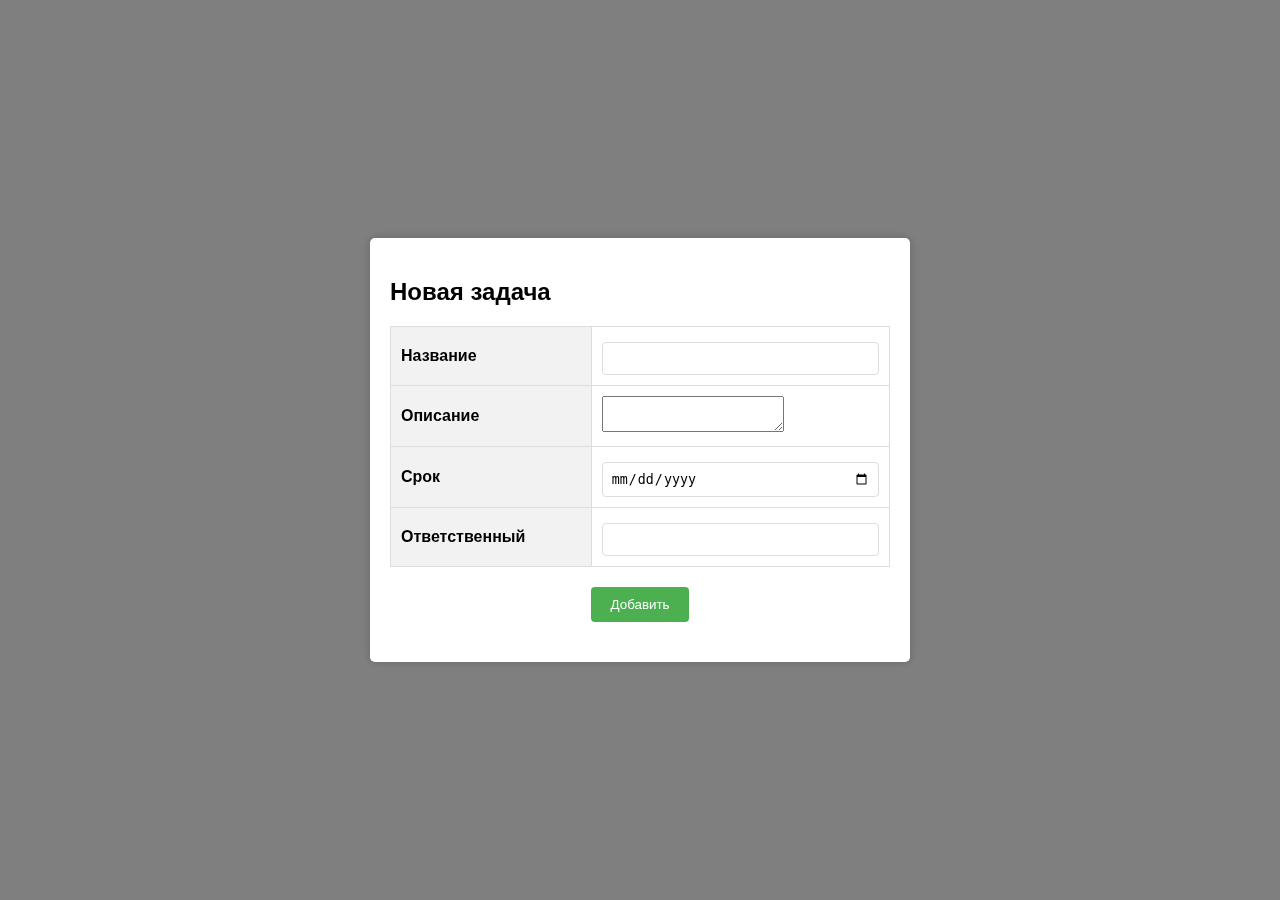
<file: Web/Web/Task Manager/AddTask/add_task_index.html>
<!DOCTYPE html>
<html>
<head>
  <title>Новая задача</title>
  <link rel="stylesheet" href="add_task_style.css">
</head>
<body>
  <div class="modal" id="modal">
    <div class="modal-content">
      <h2>Новая задача</h2>
      <table>
        <tr>
          <th>Название</th>
          <td><input type="text" id="task-name"></td>
        </tr>
        <tr>
          <th>Описание</th>
          <td><textarea id="task-description"></textarea></td>
        </tr>
        <tr>
          <th>Срок</th>
          <td><input type="date" id="task-deadline"></td>
        </tr>
        <tr>
          <th>Ответственный</th>
          <td><input type="text" id="task-responsible"></td>
        </tr>
      </table>
      <button class="add-button" id="add-task">Добавить</button>
    </div>
  </div>

  <script src="add_task_script.js"></script>

</body>
</html>
</file>
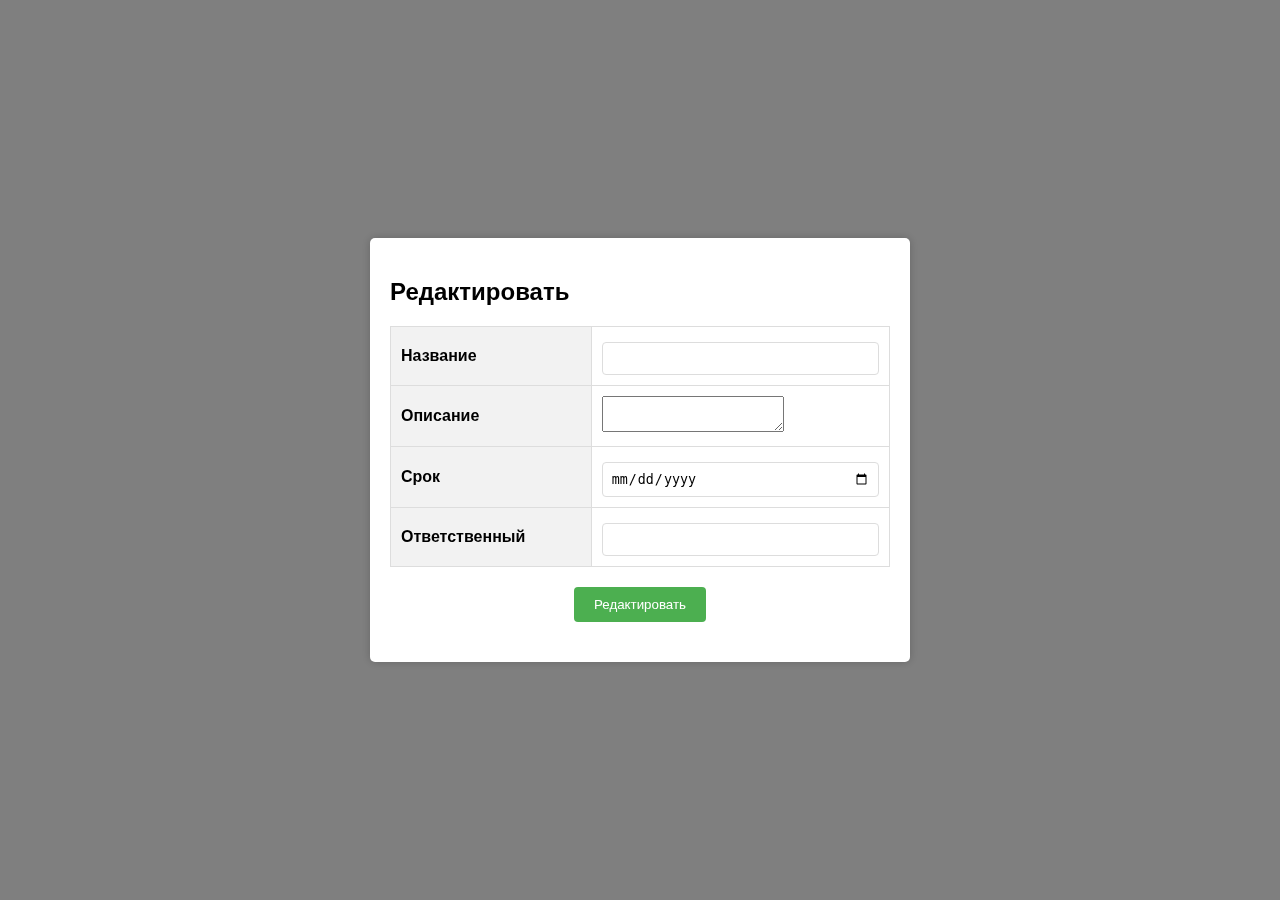
<file: Web/Web/Task Manager/RedactTask/redact_task_index.html>
<!DOCTYPE html>
<html>
<head>
  <title>Редактировать</title>
  <link rel="stylesheet" href="redact_task_style.css">
</head>
<body>
  <div class="modal" id="modal">
    <div class="modal-content">
      <h2>Редактировать</h2>
      <table>
        <tr>
          <th>Название</th>
          <td><input type="text" id="task-name"></td>
        </tr>
        <tr>
          <th>Описание</th>
          <td><textarea id="task-description"></textarea></td>
        </tr>
        <tr>
          <th>Срок</th>
          <td><input type="date" id="task-deadline"></td>
        </tr>
        <tr>
          <th>Ответственный</th>
          <td><input type="text" id="task-responsible"></td>
        </tr>
      </table>
      <button class="red-button" id="red-task">Редактировать</button>
    </div>
  </div>

  <script src="redact_task_script.js"></script>

</body>
</html>
</file>
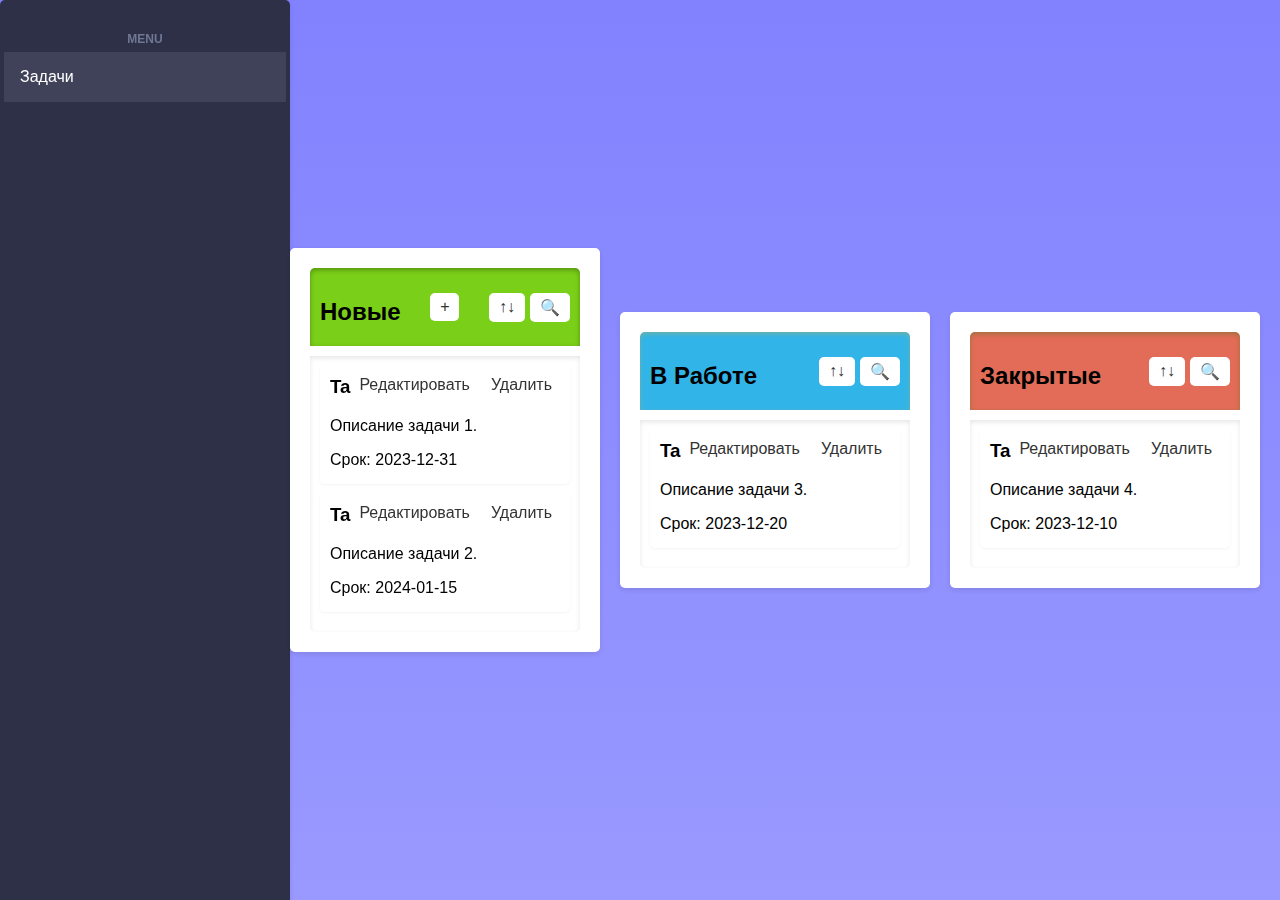
<file: Web/Web/Task Manager/TasksBoard/task_index.html>
<!DOCTYPE html>
<html>
<head>
  <title>Task Board</title>
  <link rel="stylesheet" href="task_style.css">
</head>
<body>

  <div class="sidebar">
    <h3>Menu</h3>
    <nav class="menu">
      <a href="#" class="menu-item is-active">Задачи</a>
    </nav>
  </div>

  <div class="container">
    <div class="column" id="todo">
      <div class="header">
        <h2>Новые</h2>
        <button id="add-task-button">+</button> 
        <div class="actions">
          <button class="sort-button">↑↓</button>
          <button class="filter-button">🔍</button>
        </div>
      </div>
        <div class="task-area">
          <div class="task" draggable="true">
            <h3>Task 1</h3>
            <p>Описание задачи 1.</p>
            <p>Срок: 2023-12-31</p>
            <div class="actions">
              <button class="edit-task-button">Редактировать</button>
              <button class="delete-task-button">Удалить</button>
            </div>
          </div>
          <div class="task" draggable="true">
            <h3>Task 2</h3>
            <p>Описание задачи 2.</p>
            <p>Срок: 2024-01-15</p>
            <div class="actions">
              <button class="edit-task-button">Редактировать</button>
              <button class="delete-task-button">Удалить</button>
            </div>
          </div>
        </div>
      </div>
  
      <div class="column" id="inprogress">
        <div class="header">
          <h2>В Работе</h2>
          <div class="actions">
            <button class="sort-button">↑↓</button>
            <button class="filter-button">🔍</button>
          </div>
        </div>
        <div class="task-area">
          <div class="task" draggable="true">
            <h3>Task 3</h3>
            <p>Описание задачи 3.</p>
            <p>Срок: 2023-12-20</p>
            <div class="actions">
              <button class="edit-task-button">Редактировать</button>
              <button class="delete-task-button">Удалить</button>
            </div>
          </div>
        </div>
      </div>

      <div class="column" id="done">
        <div class="header">
          <h2>Закрытые</h2>
          <div class="actions">
            <button class="sort-button">↑↓</button>
            <button class="filter-button">🔍</button>
          </div>
        </div>
        <div class="task-area">
          <div class="task" draggable="true">
            <h3>Task 4</h3>
            <p>Описание задачи 4.</p>
            <p>Срок: 2023-12-10</p>
            <div class="actions">
              <button class="edit-task-button">Редактировать</button>
              <button class="delete-task-button">Удалить</button>
            </div>
          </div>
        </div>
      </div>
    </div>
    <script src="task_script.js"></script>
</body>
</html>
</file>
<file: Web/Web/Task Manager/AddTask/add_task_style.css>
body {
    margin: 0;
    padding: 0;
    font-family: 'Arial', sans-serif;
  }
  
  .modal {
    position: fixed;
    top: 0;
    left: 0;
    width: 100%;
    height: 100%;
    background-color: rgba(0, 0, 0, 0.5);
    display: flex;
    justify-content: center;
    align-items: center;
    z-index: 100;
    display: none;
  }
  
  .modal-content {
    background-color: #fff;
    padding: 20px;
    border-radius: 5px;
    box-shadow: 0 0 10px rgba(0, 0, 0, 0.2);
    width: 500px;
  }
  
  .modal-content table {
    width: 100%;
    border-collapse: collapse;
    margin-top: 20px;
  }
  
  .modal-content th, .modal-content td {
    padding: 10px;
    text-align: left;
    border: 1px solid #ddd;
  }
  
  .modal-content th {
    background-color: #f2f2f2;
  }
  
  .modal-content input {
    width: 100%;
    padding: 8px;
    margin-top: 5px;
    border: 1px solid #ddd;
    border-radius: 4px;
    box-sizing: border-box;
  }
  
  .add-button {
    display: block;
    margin: 20px auto;
    padding: 10px 20px;
    background-color: #4CAF50;
    color: white;
    border: none;
    border-radius: 4px;
    cursor: pointer;
  }
</file>
<file: Web/Web/Task Manager/RedactTask/redact_task_style.css>
body {
    margin: 0;
    padding: 0;
    font-family: 'Arial', sans-serif;
  }
  
  .modal {
    position: fixed;
    top: 0;
    left: 0;
    width: 100%;
    height: 100%;
    background-color: rgba(0, 0, 0, 0.5);
    display: flex;
    justify-content: center;
    align-items: center;
    z-index: 100;
    display: none;
  }
  
  .modal-content {
    background-color: #fff;
    padding: 20px;
    border-radius: 5px;
    box-shadow: 0 0 10px rgba(0, 0, 0, 0.2);
    width: 500px;
  }
  
  .modal-content table {
    width: 100%;
    border-collapse: collapse;
    margin-top: 20px;
  }
  
  .modal-content th, .modal-content td {
    padding: 10px;
    text-align: left;
    border: 1px solid #ddd;
  }
  
  .modal-content th {
    background-color: #f2f2f2;
  }
  
  .modal-content input {
    width: 100%;
    padding: 8px;
    margin-top: 5px;
    border: 1px solid #ddd;
    border-radius: 4px;
    box-sizing: border-box;
  }
  
  .red-button {
    display: block;
    margin: 20px auto;
    padding: 10px 20px;
    background-color: #4CAF50;
    color: white;
    border: none;
    border-radius: 4px;
    cursor: pointer;
  }
</file>
<file: Web/Web/Task Manager/TasksBoard/task_style.css>
body {
  font-family: 'Arial', sans-serif;
  display: flex;
  min-height: 100vh;
  margin: 0;
  background: linear-gradient(to bottom, #8282ff, #9999ff);
}

.sidebar {
  background-color: #2e3047;
  width: 250px;
  padding: 20px;
  border-radius: 5px;
  box-shadow: 0 2px 5px rgba(0, 0, 0, 0.1);
  height: 100vh;
  position: fixed;
  top: 0;
  left: 0;
}

.sidebar h3 {
  color: #707793;
  font-size: 0.75rem;
  text-transform: uppercase;
  margin-bottom: 0.5em;
  text-align: center;
}

.sidebar .menu {
  margin: 0 -1rem;
}

.sidebar .menu .menu-item {
  display: block;
  padding: 1em;
  color: #FFF;
  text-decoration: none;
  transition: 0.2s linear;
}

.sidebar .menu .menu-item.is-active {
  background-color: #3f4259;
}

.container {
  display: flex;
  justify-content: center;
  align-items: center;
  gap: 20px;
  margin-left: 270px; /* Ширина боковой панели + отступ */
  padding: 20px;
  width: 80%; 
}

.column {
  background-color: #fff;
  padding: 20px;
  border-radius: 5px;
  min-width: 250px;
  box-shadow: 0 2px 5px rgba(0, 0, 0, 0.1);
  gap: 20px;
  flex: 1; /* Равномерное распределение пространства между колонками */
  position: relative;
}

.column h2 {
  margin-bottom: 10px;
  text-align: center;
}
.column .header {
  background-color: #f0f0f0;
  padding: 10px;
  border-radius: 5px 5px 0 0;
  margin-bottom: 10px;
  display: flex;
  justify-content: space-between;
  align-items: center;
}

.column .header button {
  background-color: #fff;
  border: none;
  padding: 5px 10px;
  border-radius: 5px;
  cursor: pointer;
  font-size: 1rem;
  color: #333;
  transition: background-color 0.2s ease;
}

.column .header button:hover {
  background-color: #eee;
}
.task .actions {
  position: absolute;
  top: 5px;
  right: 10px;
  display: flex;
  gap: 5px;
}

.task {
  background-color: #fff;
  padding: 10px;
  border-radius: 5px;
  margin-bottom: 10px;
  cursor: move;
  user-select: none;
  box-shadow: 0 1px 3px rgba(0, 0, 0, 0.05);
  position: relative;
}
.task h3 {
  margin-top: 0;
}

.task p {
  margin-bottom: 5px;
}
.task .actions button {
  background-color: #fff;
  border: none;
  padding: 5px 8px;
  border-radius: 5px;
  cursor: pointer;
  font-size: 1rem;
  color: #333;
  transition: background-color 0.2s ease;
}

.task .actions button:hover {
  background-color: #eee;
}
.task.dragging {
  opacity: 0.5;
}

.column.over {
  background-color: #eee;
}

.column.over {
  background-color: #eee;
}

/* Стили для статусов */
#todo .header {
  background-color: #7acf18;
  box-shadow: 0 2px 5px rgba(0, 0, 0, 0.3) inset; /* Внутренняя тень */
}

#inprogress .header {
  background-color: #31b5e9;
  box-shadow: 0 2px 5px rgba(255, 165, 0, 0.3) inset; /* Внутренняя тень */
}
#done .header {
  background-color: #e26c57;
  box-shadow: 0 2px 5px rgba(0, 128, 0, 0.3) inset; /* Внутренняя тень */
}

    /* Полупрозрачность области задач */
.column .task-area {
  position: relative; /* Чтобы добавить тень к области задач */
  background-color: rgba(255, 255, 255, 0.7); /* Полупрозрачный белый */
  padding: 10px;
  border-radius: 0 0 5px 5px;
  box-shadow: 0 2px 5px rgba(0, 0, 0, 0.1) inset; /* Внутренняя тень */
}
.column .task-area:before {
  content: '';
  position: absolute;
  top: 0;
  left: 0;
  width: 100%;
  height: 100%;
  background-color: rgba(255, 255, 255, 0.7); /* Полупрозрачный белый */
  z-index: -1; /* Чтобы тень была видна */
}
.column .header .actions {
  display: flex;
  gap: 5px;
}

.column .header .actions button {
  background-color: #fff;
  border: none;
  padding: 5px 10px;
  border-radius: 5px;
  cursor: pointer;
  font-size: 1rem;
  color: #333;
  transition: background-color 0.2s ease;
}

.column .header .actions button:hover {
  background-color: #eee;
}
</file>
